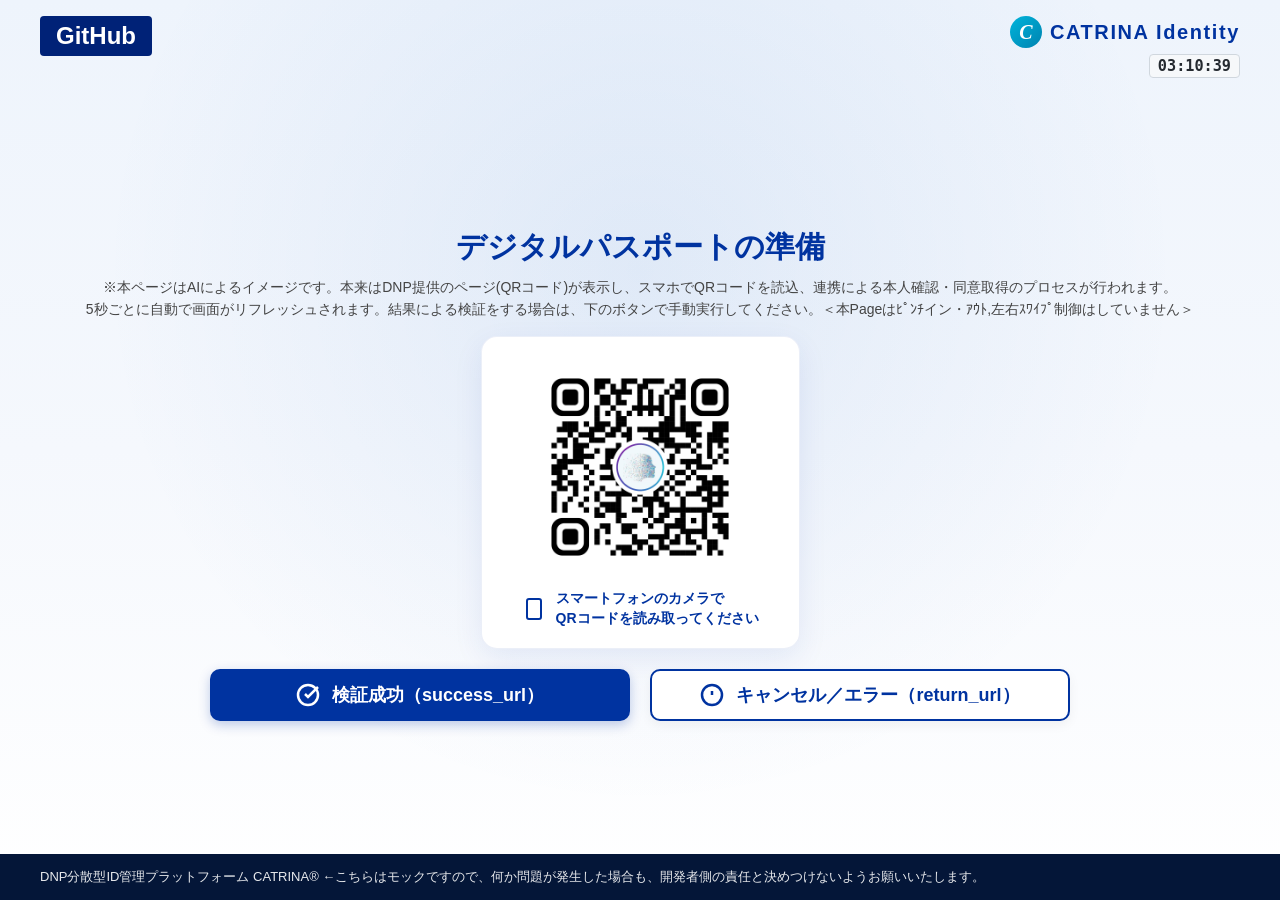
<file: index.html>
<!DOCTYPE html>
<html lang="ja">
<head>
<meta charset="UTF-8">
<meta name="viewport" content="width=device-width, initial-scale=1.0, user-scalable=yes">
<title>CATRINA 本人確認（モック）</title>
<link rel="stylesheet" href="style.css">
<style>
  /* ヘッダー全体の設定 */
  .mock-header {
    display: flex !important;
    justify-content: space-between !important;
    align-items: flex-start !important; /* 上揃えにしてロゴと時計を綺麗に並べる */
  }
  
  /* 右側エリアを縦並び（Column）にし、右寄せにする設定 */
  .header-right {
    display: flex !important;
    flex-direction: column !important;
    align-items: flex-end !important; /* ロゴと時計を右端に揃える */
    gap: 6px !important;               /* ロゴと時計の上下の隙間 */
  }

  /* 時計デザインの調整 */
  .header-clock {
    font-family: Consolas, Monaco, monospace;
    font-size: 0.95rem;                /* ロゴの下に収まりやすいよう少しスッキリ指定 */
    font-weight: bold;
    color: #24292f;
    background-color: #f6f8fa;
    border: 1px solid #d0d7de;
    padding: 2px 8px;
    border-radius: 4px;
    white-space: nowrap;
    display: inline-block !important;
  }
</style>
</head>
<body class="mock-page-body">

  <!-- ヘッダー領域 -->
  <header class="mock-header">
    <div class="header-left">
      <span class="title-sub">GitHub</span>
    </div>
    <div class="header-right">
      <!-- 上：ロゴ -->
      <div class="catrina-logo">
        <span class="catrina-icon">C</span>
        <span class="catrina-text">CATRINA Identity</span>
      </div>

      <!-- 下：時計 -->
      <div id="realtime-clock" class="header-clock">--:--:--</div>
    </div>
  </header>

  <!-- メインコンテンツ -->
  <main class="mock-main-container">
    <h1 class="mock-title">デジタルパスポートの準備</h1>

    <p class="mock-description">
      ※本ページはAIによるイメージです。本来はDNP提供のページ(QRコード)が表示し、スマホでQRコードを読込、連携による本人確認・同意取得のプロセスが行われます。<br>
      5秒ごとに自動で画面がリフレッシュされます。結果による検証をする場合は、下のボタンで手動実行してください。＜本Pageはﾋﾟﾝﾁイン・ｱｳﾄ,左右ｽﾜｲﾌﾟ制御はしていません＞
    </p>

    <!-- QRコードカード領域 -->
    <div class="mock-qr-card">
      <div class="qr-image-wrapper">
        <img src="qr-code.png" alt="CATRINA-Identity GitHub" class="mock-qr-img">
      </div>
      <div class="qr-instruction">
        <svg class="phone-icon" viewBox="0 0 24 24" fill="none" stroke="currentColor" stroke-width="2">
          <rect x="5" y="2" width="14" height="20" rx="2" ry="2"></rect>
          <line x1="12" y1="18" x2="12.01" y2="18"></line>
        </svg>
        <span>スマートフォンのカメラで<br>QRコードを読み取ってください</span>
      </div>
    </div>

    <!-- ボタンエリア -->
    <!-- href は固定値ではなく、JS側で自分が呼ばれた時の ui_locales を引き継いで動的に組み立てる -->
    <div class="mock-button-group">
      <button id="successBtn" class="mock-btn success">
        <svg class="btn-icon" viewBox="0 0 24 24" fill="none" stroke="currentColor" stroke-width="2.5">
          <circle cx="12" cy="12" r="10"></circle>
          <polyline points="9 11 12 14 22 4"></polyline>
        </svg>
        <span>検証成功（success_url）</span>
      </button>

      <button id="cancelBtn" class="mock-btn cancel">
        <svg class="btn-icon" viewBox="0 0 24 24" fill="none" stroke="currentColor" stroke-width="2.5">
          <circle cx="12" cy="12" r="10"></circle>
          <line x1="12" y1="8" x2="12" y2="12"></line>
          <line x1="12" y1="16" x2="12.01" y2="16"></line>
        </svg>
        <span>キャンセル／エラー（return_url）</span>
      </button>
    </div>
  </main>

  <!-- フッター領域 -->
  <footer class="mock-footer">
    <p>DNP分散型ID管理プラットフォーム CATRINA® ←こちらはモックですので、何か問題が発生した場合も、開発者側の責任と決めつけないようお願いいたします。
    </p>
  </footer>

  <!-- スクリプト領域 -->
  <script>
    // 時計の更新処理
    function updateClock() {
      const now = new Date();
      const hours = String(now.getHours()).padStart(2, '0');
      const minutes = String(now.getMinutes()).padStart(2, '0');
      const seconds = String(now.getSeconds()).padStart(2, '0');

      const clockElement = document.getElementById('realtime-clock');
      if (clockElement) {
        clockElement.textContent = `${hours}:${minutes}:${seconds}`;
      }
    }

    // 毎秒時計を更新＆初期呼び出し
    setInterval(updateClock, 1000);
    updateClock();

    // ---------------------------------------------------------------
    // このページ自身が呼び出された時のURL（例:
    //   ?presentation_display_mode=auto&ui_locales=zh
    // ）から ui_locales を読み取り、success_url / return_url の
    // lang パラメータとしてそのまま引き回す。
    // 固定値(en_US)に決め打ちしていたことが誤解の原因だったため、
    // 受け取った値をそのまま転記するだけの単純な作りにしている。
    // ---------------------------------------------------------------
    (function setupButtonUrls() {
      const DEFAULT_LANG = 'en_US'; // ui_localesが付与されていない場合のみのフォールバック

      const params = new URLSearchParams(window.location.search);
      const incomingLocale = params.get('ui_locales') || DEFAULT_LANG;

      const successUrl = `http://127.0.0.1:2005/success.html?lang=${encodeURIComponent(incomingLocale)}`;
      const returnUrl  = `http://127.0.0.1:2005/return.html?lang=${encodeURIComponent(incomingLocale)}`;

      const successBtn = document.getElementById('successBtn');
      const cancelBtn = document.getElementById('cancelBtn');

      if (successBtn) {
        successBtn.addEventListener('click', function () {
          location.href = successUrl;
        });
      }

      if (cancelBtn) {
        cancelBtn.addEventListener('click', function () {
          location.href = returnUrl;
        });
      }
    })();

    // 5秒（5000ミリ秒）ごとの自動リフレッシュ
    setInterval(function() {
      window.location.reload();
    }, 5000);
  </script>
</body>
</html>
</file>
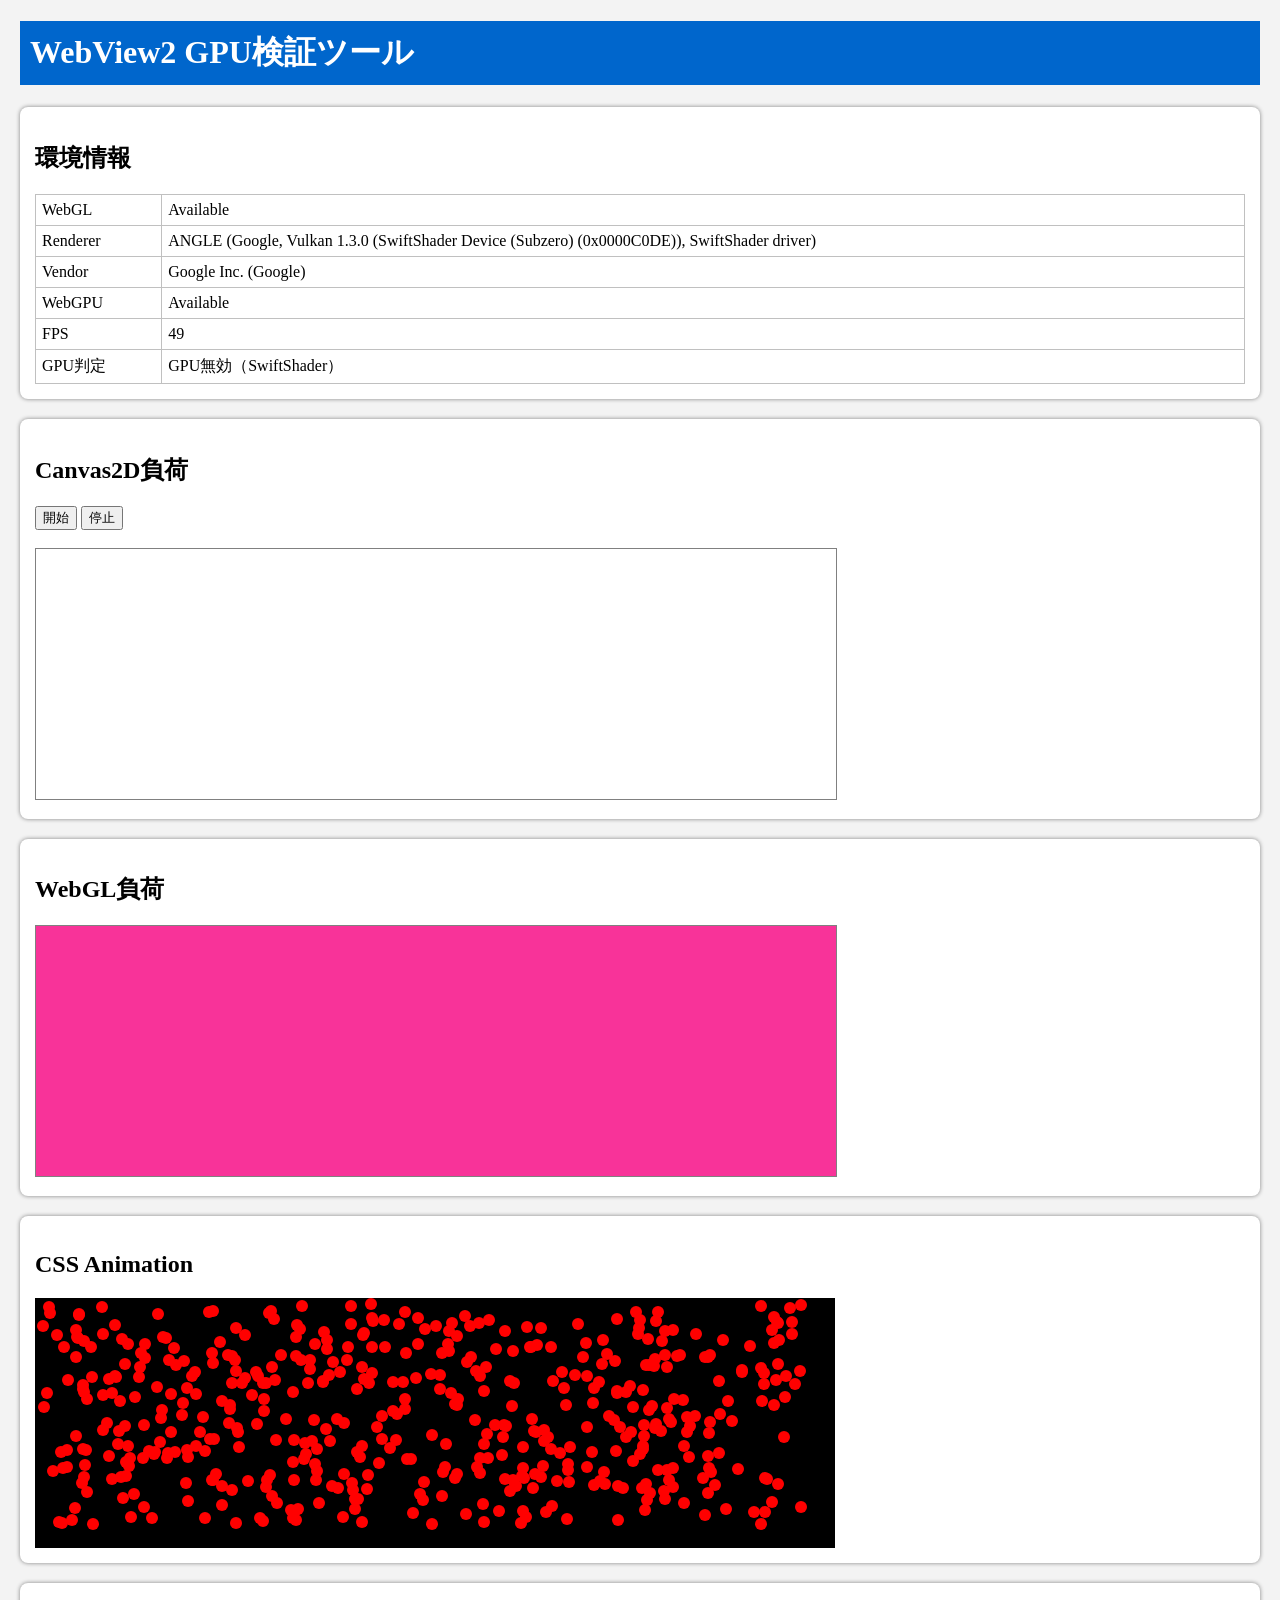
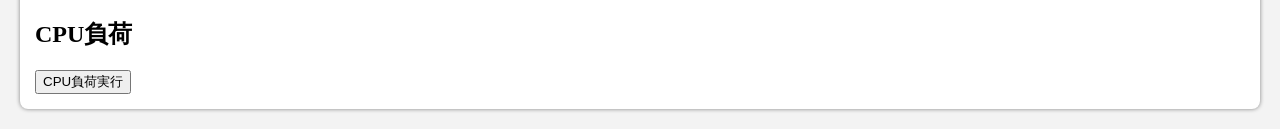
<file: gpu_stress_test_C.html>
<!DOCTYPE html>
<html lang="ja">
<head>
<meta charset="utf-8">
<title>WebView2 GPU検証</title>

<style>

body{
    font-family:Meiryo;
    background:#f3f3f3;
    margin:20px;
}

h1{
    background:#0066cc;
    color:white;
    padding:10px;
}

section{

    background:white;
    margin-bottom:20px;
    padding:15px;
    border-radius:8px;
    box-shadow:0 0 4px gray;

}

table{
    border-collapse:collapse;
    width:100%;
}

td{
    border:1px solid silver;
    padding:6px;
}

canvas{

    border:1px solid gray;
}

#cssArea{

    width:800px;
    height:250px;
    overflow:hidden;
    position:relative;
    background:black;
}

.ball{

    width:12px;
    height:12px;
    border-radius:6px;
    background:red;
    position:absolute;

    animation:move 4s linear infinite;
}

@keyframes move{

0%{transform:translate(0px,0px);}
50%{transform:translate(760px,220px);}
100%{transform:translate(0px,0px);}

}

</style>

</head>

<body>

<h1>WebView2 GPU検証ツール</h1>

<section>

<h2>環境情報</h2>

<table>

<tr><td>WebGL</td><td id="webgl"></td></tr>
<tr><td>Renderer</td><td id="renderer"></td></tr>
<tr><td>Vendor</td><td id="vendor"></td></tr>
<tr><td>WebGPU</td><td id="webgpu"></td></tr>
<tr><td>FPS</td><td id="fps"></td></tr>
<tr><td>GPU判定</td><td id="judge"></td></tr>

</table>

</section>


<section>

<h2>Canvas2D負荷</h2>

<button onclick="canvasStart()">開始</button>
<button onclick="canvasStop()">停止</button>

<br><br>

<canvas id="canvas2d"
width="800"
height="250"></canvas>

</section>

<section>

<h2>WebGL負荷</h2>

<canvas id="glcanvas"
width="800"
height="250"></canvas>

</section>


<section>

<h2>CSS Animation</h2>

<div id="cssArea"></div>

</section>


<section>

<h2>CPU負荷</h2>

<button onclick="cpuTest()">CPU負荷実行</button>

<div id="cpuResult"></div>

</section>


<script>

/////////////////////////////////////////

document.getElementById("webgpu").innerHTML=
navigator.gpu ? "Available":"Not Available";

/////////////////////////////////////////

var gl=
document.getElementById("glcanvas")
.getContext("webgl");

if(gl){

document.getElementById("webgl").innerHTML="Available";

var ext=
gl.getExtension("WEBGL_debug_renderer_info");

if(ext){

var renderer=
gl.getParameter(ext.UNMASKED_RENDERER_WEBGL);

var vendor=
gl.getParameter(ext.UNMASKED_VENDOR_WEBGL);

document.getElementById("renderer").innerHTML=renderer;
document.getElementById("vendor").innerHTML=vendor;

if(renderer.indexOf("SwiftShader")>=0)
{
document.getElementById("judge").innerHTML=
"GPU無効（SwiftShader）";
}
else{

document.getElementById("judge").innerHTML=
"GPU利用中";

}

}

}
else{

document.getElementById("webgl").innerHTML="Not Available";

}

/////////////////////////////////////////

var last=performance.now();

var frame=0;

function fpsLoop(){

frame++;

var now=performance.now();

if(now-last>1000){

document.getElementById("fps").innerHTML=frame;

frame=0;

last=now;

}

requestAnimationFrame(fpsLoop);

}

fpsLoop();

/////////////////////////////////////////

var ctx=
document.getElementById("canvas2d").getContext("2d");

var timer;

function draw(){

ctx.clearRect(0,0,800,250);

for(var i=0;i<10000;i++){

ctx.fillStyle=
"rgb("
+(i%255)+",100,150)";

ctx.fillRect(

Math.random()*800,
Math.random()*250,
2,
2);

}

}

function canvasStart(){

timer=setInterval(draw,16);

}

function canvasStop(){

clearInterval(timer);

}

/////////////////////////////////////////

if(gl){

var angle=0;

function render(){

angle+=0.02;

gl.viewport(0,0,800,250);

gl.clearColor(
Math.abs(Math.sin(angle)),
0.2,
0.6,
1);

gl.clear(gl.COLOR_BUFFER_BIT);

requestAnimationFrame(render);

}

render();

}

/////////////////////////////////////////

var area=
document.getElementById("cssArea");

for(var i=0;i<500;i++){

var b=
document.createElement("div");

b.className="ball";

b.style.left=
Math.random()*760+"px";

b.style.top=
Math.random()*220+"px";

b.style.animationDelay=
(Math.random()*4)+"s";

area.appendChild(b);

}

/////////////////////////////////////////

function cpuTest(){

var start=
performance.now();

var x=0;

for(var i=0;i<100000000;i++){

x+=Math.sqrt(i);

}

var end=
performance.now();

document.getElementById("cpuResult").innerHTML=

"完了 "+(end-start).toFixed(1)+" ms";

}

/////////////////////////////////////////

</script>

</body>

</html>
</file>
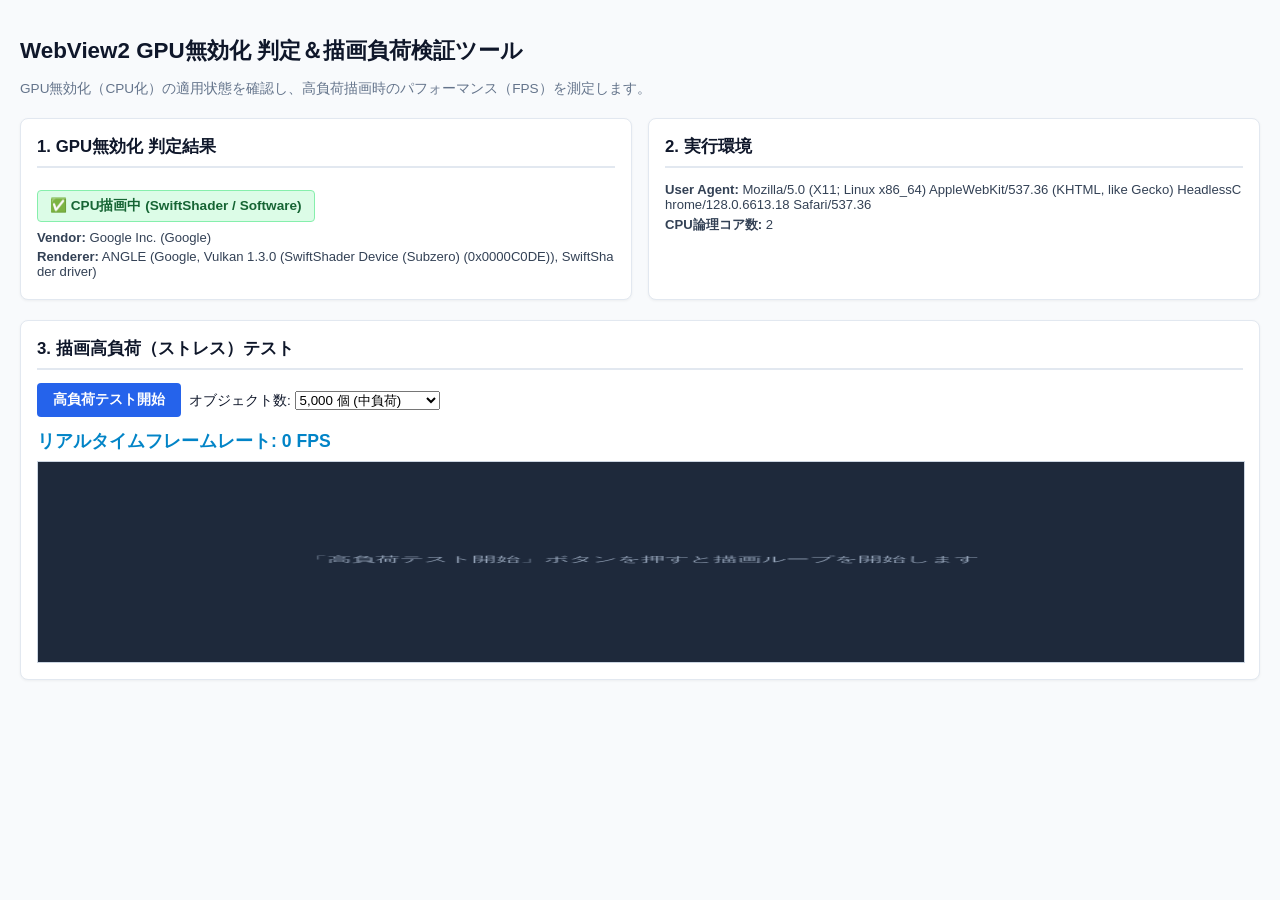
<file: gpu_stress_test_G.html>
<!DOCTYPE html>
<html lang="ja">
<head>
    <meta charset="UTF-8">
    <meta name="viewport" content="width=device-width, initial-scale=1.0">
    <title>WebView2 GPU無効化＆描画負荷検証ツール</title>
    <style>
        :root {
            --bg-color: #f8fafc;
            --card-bg: #ffffff;
            --text-color: #0f172a;
            --border-color: #e2e8f0;
        }
        body {
            font-family: -apple-system, BlinkMacSystemFont, "Segoe UI", Roboto, sans-serif;
            background-color: var(--bg-color);
            color: var(--text-color);
            margin: 0;
            padding: 20px;
        }
        h1 { margin-bottom: 8px; font-size: 1.4rem; }
        p.desc { color: #64748b; margin-bottom: 20px; font-size: 0.85rem; }
        
        .grid {
            display: grid;
            grid-template-columns: repeat(auto-fit, minmax(320px, 1fr));
            gap: 16px;
            margin-bottom: 20px;
        }
        .card {
            background: var(--card-bg);
            border: 1px solid var(--border-color);
            border-radius: 8px;
            padding: 16px;
            box-shadow: 0 1px 3px rgba(0,0,0,0.05);
        }
        .card h2 { margin-top: 0; font-size: 1.05rem; border-bottom: 2px solid var(--border-color); padding-bottom: 8px; }
        
        .status-badge {
            display: inline-block;
            padding: 6px 12px;
            border-radius: 4px;
            font-weight: bold;
            font-size: 0.85rem;
            margin-top: 8px;
        }
        .status-cpu { background-color: #dcfce7; color: #166534; border: 1px solid #86efac; }
        .status-gpu { background-color: #fee2e2; color: #991b1b; border: 1px solid #fca5a5; }
        .status-unknown { background-color: #f1f5f9; color: #475569; }

        .info-list { font-size: 0.82rem; color: #334155; margin-top: 8px; }
        .info-list div { margin-bottom: 4px; word-break: break-all; }

        /* 負荷テスト領域 */
        .controls { display: flex; gap: 8px; align-items: center; margin-bottom: 12px; }
        .btn {
            background: #2563eb; color: white; border: none; padding: 8px 16px;
            border-radius: 4px; font-weight: bold; cursor: pointer; font-size: 0.85rem;
        }
        .btn:hover { background: #1d4ed8; }
        .btn-stop { background: #dc2626; }
        .btn-stop:hover { background: #b91c1c; }
        
        .metrics { font-size: 1.1rem; font-weight: bold; color: #0284c7; margin-bottom: 8px; }
        canvas.stress-canvas {
            border: 1px solid #cbd5e1;
            background: #000;
            display: block;
            width: 100%;
            height: 200px;
        }
    </style>
</head>
<body>

    <h1>WebView2 GPU無効化 判定＆描画負荷検証ツール</h1>
    <p class="desc">GPU無効化（CPU化）の適用状態を確認し、高負荷描画時のパフォーマンス（FPS）を測定します。</p>

    <div class="grid">
        <!-- 1. WebGL レンダラー判定 -->
        <div class="card">
            <h2>1. GPU無効化 判定結果</h2>
            <div id="webgl-status" class="status-badge status-unknown">判定中...</div>
            <div class="info-list" id="webgl-info"></div>
        </div>

        <!-- 2. システム環境 -->
        <div class="card">
            <h2>2. 実行環境</h2>
            <div class="info-list" id="sys-info"></div>
        </div>
    </div>

    <!-- 3. 描画負荷テスト（WebGL & Canvas2D） -->
    <div class="card">
        <h2>3. 描画高負荷（ストレス）テスト</h2>
        <div class="controls">
            <button id="toggle-btn" class="btn" onclick="toggleStressTest()">高負荷テスト開始</button>
            <label style="font-size: 0.85rem;">
                オブジェクト数: 
                <select id="object-count" onchange="resetStressTest()">
                    <option value="1000">1,000 個 (軽量)</option>
                    <option value="5000" selected>5,000 個 (中負荷)</option>
                    <option value="15000">15,000 個 (重負荷)</option>
                    <option value="30000">30,000 個 (超重負荷)</option>
                </select>
            </label>
        </div>
        <div class="metrics">
            リアルタイムフレームレート: <span id="fps-counter">0</span> FPS
        </div>
        <canvas id="stress-canvas" class="stress-canvas" width="800" height="400"></canvas>
    </div>

    <script>
        document.addEventListener("DOMContentLoaded", () => {
            checkWebGL();
            checkSystemInfo();
            initStressTest();
        });

        // --- 1. WebGLによるGPU無効化判定 ---
        function checkWebGL() {
            const statusEl = document.getElementById("webgl-status");
            const infoEl = document.getElementById("webgl-info");
            
            const canvas = document.createElement("canvas");
            const gl = canvas.getContext("webgl") || canvas.getContext("experimental-webgl");

            if (!gl) {
                statusEl.textContent = "✅ WebGL 完全停止 (CPU化成功)";
                statusEl.className = "status-badge status-cpu";
                infoEl.innerHTML = "<div>--disable-gpu 等により WebGL コンテキストが無効化されています。</div>";
                return;
            }

            const debugInfo = gl.getExtension("WEBGL_debug_renderer_info");
            let vendor = "不明", renderer = "不明";

            if (debugInfo) {
                vendor = gl.getParameter(debugInfo.UNMASKED_VENDOR_WEBGL);
                renderer = gl.getParameter(debugInfo.UNMASKED_RENDERER_WEBGL);
            }

            infoEl.innerHTML = `
                <div><strong>Vendor:</strong> ${vendor}</div>
                <div><strong>Renderer:</strong> ${renderer}</div>
            `;

            // SwiftShader, Software, Google Inc. 等が含まれていればCPUフォールバックに成功
            const isSoftware = /SwiftShader|Software|Google Inc\.|ANGLE \(Google/i.test(renderer);

            if (isSoftware) {
                statusEl.textContent = "✅ CPU描画中 (SwiftShader / Software)";
                statusEl.className = "status-badge status-cpu";
            } else {
                statusEl.textContent = "⚠️ GPUアクセラレーション動作中";
                statusEl.className = "status-badge status-gpu";
            }
        }

        function checkSystemInfo() {
            const infoEl = document.getElementById("sys-info");
            infoEl.innerHTML = `
                <div><strong>User Agent:</strong> ${navigator.userAgent}</div>
                <div><strong>CPU論理コア数:</strong> ${navigator.hardwareConcurrency || '取得不可'}</div>
            `;
        }

        // --- 2. 描画負荷テスト（大量パーティクル＆演算アニメーション） ---
        let isRunning = false;
        let animationFrameId = null;
        let particles = [];
        let lastFrameTime = performance.now();
        let frameCount = 0;
        let fps = 0;

        const canvas = document.getElementById("stress-canvas");
        const ctx = canvas.getContext("2d");

        function initParticles(count) {
            particles = [];
            for (let i = 0; i < count; i++) {
                particles.push({
                    x: Math.random() * canvas.width,
                    y: Math.random() * canvas.height,
                    vx: (Math.random() - 0.5) * 4,
                    vy: (Math.random() - 0.5) * 4,
                    size: Math.random() * 3 + 1,
                    color: `hsl(${Math.random() * 360}, 100%, 50%)`
                });
            }
        }

        function render() {
            if (!isRunning) return;

            // FPS計測
            const now = performance.now();
            frameCount++;
            if (now - lastFrameTime >= 1000) {
                fps = Math.round((frameCount * 1000) / (now - lastFrameTime));
                document.getElementById("fps-counter").textContent = fps;
                frameCount = 0;
                lastFrameTime = now;
            }

            // 描画更新処理（CPU演算＋描画呼び出し）
            ctx.fillStyle = "rgba(0, 0, 0, 0.2)"; // 残像効果
            ctx.fillRect(0, 0, canvas.width, canvas.height);

            const count = particles.length;
            for (let i = 0; i < count; i++) {
                let p = particles[i];
                p.x += p.vx;
                p.y += p.vy;

                if (p.x < 0 || p.x > canvas.width) p.vx *= -1;
                if (p.y < 0 || p.y > canvas.width) p.vy *= -1;

                ctx.fillStyle = p.color;
                ctx.fillRect(p.x, p.y, p.size, p.size);
            }

            animationFrameId = requestAnimationFrame(render);
        }

        function toggleStressTest() {
            const btn = document.getElementById("toggle-btn");
            if (isRunning) {
                // 停止
                isRunning = false;
                cancelAnimationFrame(animationFrameId);
                btn.textContent = "高負荷テスト開始";
                btn.classList.remove("btn-stop");
            } else {
                // 開始
                isRunning = true;
                const count = parseInt(document.getElementById("object-count").value, 10);
                initParticles(count);
                lastFrameTime = performance.now();
                frameCount = 0;
                btn.textContent = "テスト停止";
                btn.classList.add("btn-stop");
                render();
            }
        }

        function resetStressTest() {
            if (isRunning) {
                const count = parseInt(document.getElementById("object-count").value, 10);
                initParticles(count);
            }
        }

        function initStressTest() {
            // 初期画面描画
            ctx.fillStyle = "#1e293b";
            ctx.fillRect(0, 0, canvas.width, canvas.height);
            ctx.fillStyle = "#94a3b8";
            ctx.font = "16px sans-serif";
            ctx.textAlign = "center";
            ctx.fillText("「高負荷テスト開始」ボタンを押すと描画ループを開始します", canvas.width / 2, canvas.height / 2);
        }
    </script>
</body>
</html>
</file>
<file: style.css>
/* ====================================
   index.html (モック画面) 専用スタイル
==================================== */
:root {
  --dnp-blue: #0033a0;
  --dnp-blue-dark: #002277;
  --dnp-bg-top: #eef4fc;
  --dnp-bg-mid: #f5f8fd;
  --dnp-bg-bottom: #ffffff;
}

body.mock-page-body {
  margin: 0;
  padding: 0;
  width: 100vw;
  height: 100vh;
  font-family: "Segoe UI", "Noto Sans JP", sans-serif;
  overflow: hidden !important;
  box-sizing: border-box;
  display: flex !important;
  flex-direction: column !important;
  justify-content: space-between !important;
  align-items: center !important;
  background-color: #f7f9fc;
  position: relative;
}

/* 背景グラデーション */
body.mock-page-body::before {
  content: "";
  position: fixed;
  inset: 0;
  z-index: -1;
  background: 
    radial-gradient(circle at 50% 30%, rgba(0, 81, 186, 0.08) 0%, transparent 60%),
    linear-gradient(180deg, var(--dnp-bg-top) 0%, var(--dnp-bg-mid) 50%, var(--dnp-bg-bottom) 100%);
}

/* ヘッダー */
.mock-header {
  width: 100%;
  padding: 16px 40px;
  display: flex;
  justify-content: space-between;
  align-items: center;
  box-sizing: border-box;
}

.header-left {
  display: flex;
  align-items: center;
}

.title-sub {
  display: inline-block;
  font-size: 24px;
  color: #ffffff;
  background-color: #002277;
  padding: 6px 16px;
  border-radius: 4px;
  font-weight: 700;
}

.catrina-logo {
  display: flex;
  align-items: center;
  gap: 8px;
}

.catrina-icon {
  width: 32px;
  height: 32px;
  border-radius: 50%;
  background: linear-gradient(135deg, #00b4db, #0083b0);
  color: #fff;
  display: flex;
  justify-content: center;
  align-items: center;
  font-family: "Georgia", serif;
  font-style: italic;
  font-weight: bold;
  font-size: 20px;
}

.catrina-text {
  font-size: 20px;
  font-weight: 800;
  color: var(--dnp-blue);
  letter-spacing: 0.08em;
}

/* メインコンテンツ容器 */
.mock-main-container {
  display: flex;
  flex-direction: column;
  align-items: center;
  text-align: center;
  max-width: 1200px;
  width: 90%;
  margin: 0 auto;
}

.mock-title {
  font-size: 30px;
  font-weight: 700;
  color: var(--dnp-blue);
  margin: 0 0 8px 0;
}

.mock-description {
  color: #444;
  font-size: 14px;
  line-height: 1.6;
  margin: 0 0 16px 0;
}

/* QRコードカード */
.mock-qr-card {
  background: #ffffff;
  border-radius: 16px;
  padding: 20px 40px;
  box-shadow: 0 10px 30px rgba(0, 51, 160, 0.08);
  display: flex;
  flex-direction: column;
  align-items: center;
  gap: 12px;
  margin-bottom: 20px;
  border: 1px solid rgba(0, 51, 160, 0.08);
}

.qr-image-wrapper {
  width: 220px;
  height: 220px;
  display: flex;
  justify-content: center;
  align-items: center;
}

.mock-qr-img {
  width: 100%;
  height: 100%;
  object-fit: contain;
}

.qr-instruction {
  display: flex;
  align-items: center;
  gap: 10px;
  color: var(--dnp-blue);
  font-size: 14px;
  font-weight: 600;
  text-align: left;
  line-height: 1.4;
}

.phone-icon {
  width: 24px;
  height: 24px;
  flex-shrink: 0;
}

/* ボタンエリア */
.mock-button-group {
  display: flex;
  gap: 20px;
  justify-content: center;
  width: 100%;
}

.mock-btn {
  display: flex;
  align-items: center;
  justify-content: center;
  gap: 12px;
  width: 420px;
  padding: 12px 24px;
  border-radius: 10px;
  font-size: 18px;
  font-weight: 700;
  cursor: pointer;
  transition: all 0.2s ease;
  border: none;
  box-sizing: border-box;
}

.btn-icon {
  width: 24px;
  height: 24px;
  flex-shrink: 0;
}

/* 成功ボタン（青べた塗り） */
.mock-btn.success {
  background-color: var(--dnp-blue);
  color: #ffffff;
  box-shadow: 0 4px 12px rgba(0, 51, 160, 0.25);
}

.mock-btn.success:hover {
  background-color: var(--dnp-blue-dark);
  transform: translateY(-2px);
}

/* キャンセル/エラーボタン（白背景・青枠） */
.mock-btn.cancel {
  background-color: #ffffff;
  color: var(--dnp-blue);
  border: 2px solid var(--dnp-blue);
  box-shadow: 0 4px 12px rgba(0, 0, 0, 0.05);
}

.mock-btn.cancel:hover {
  background-color: #f0f4fc;
  transform: translateY(-2px);
}

/* フッター領域 */
.mock-footer {
  width: 100%;
  background-color: #041638;
  color: #ffffff;
  padding: 14px 40px;
  text-align: left;
  box-sizing: border-box;
}

.mock-footer p {
  margin: 0;
  font-size: 13px;
  opacity: 0.9;
}
</file>
